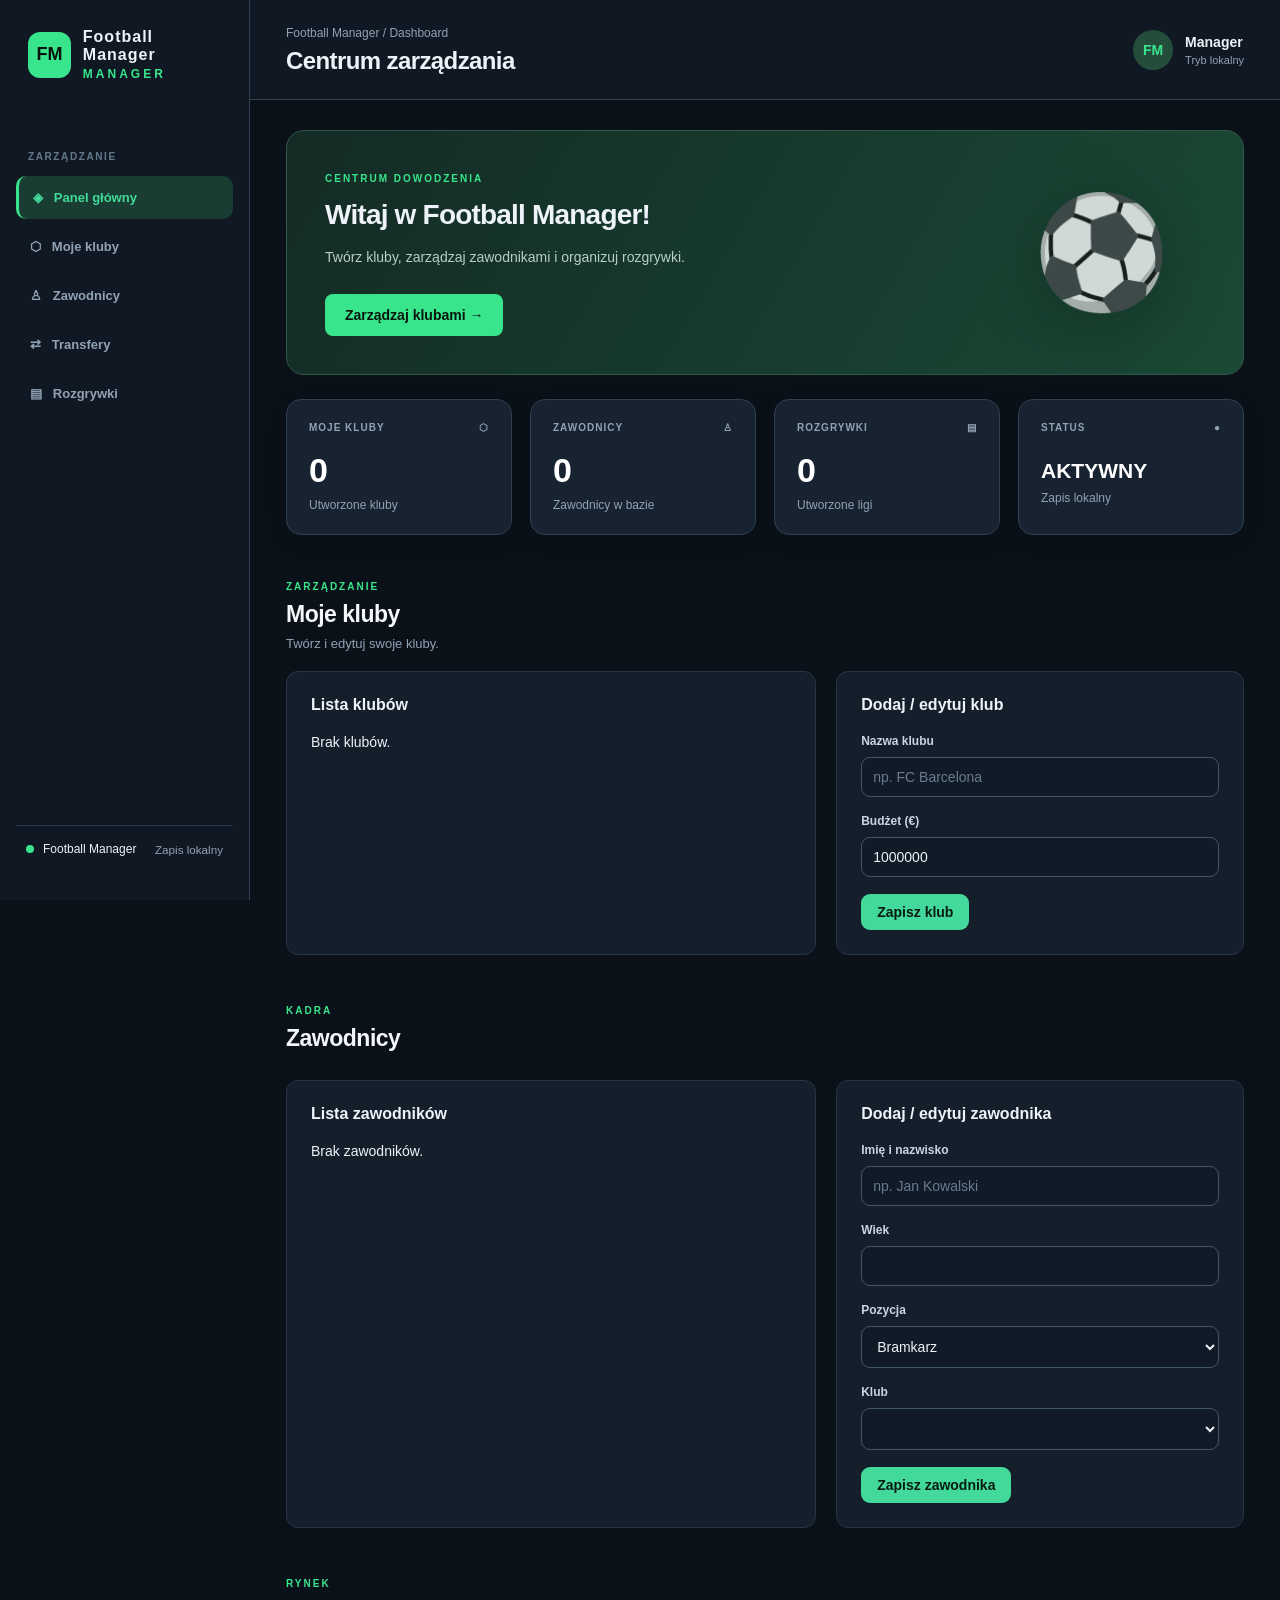
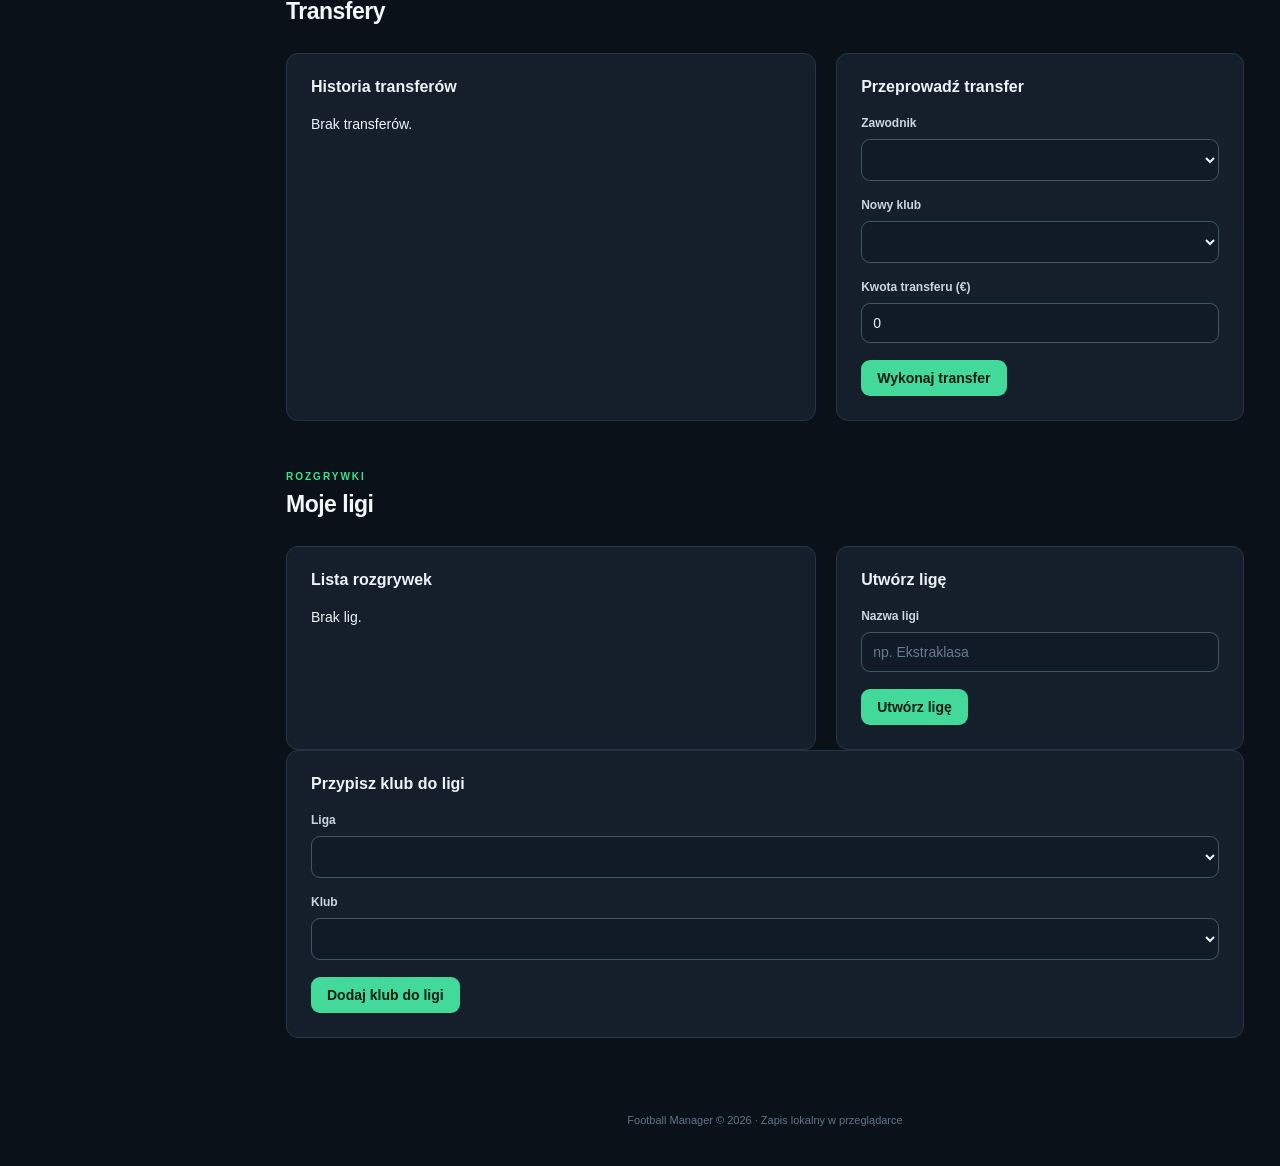
<file: index.html>
<!DOCTYPE html>
<html lang="pl">
<head>
<meta charset="UTF-8">
<meta name="viewport" content="width=device-width, initial-scale=1.0">
<title>Football Manager</title>
<link rel="stylesheet" href="static/style.css">
<script src="static/app.js" defer></script>
</head>

<body class="dashboard-page">
<div class="app-layout">

<aside class="sidebar">
<div class="brand">
<div class="brand-icon">FM</div>
<div>
<strong>Football Manager</strong>
<span>MANAGER</span>
</div>
</div>

<div class="menu-label">ZARZĄDZANIE</div>
<nav class="sidebar-nav">
<a class="active" href="#overview">◈ &nbsp; Panel główny</a>
<a href="#clubs">⬡ &nbsp; Moje kluby</a>
<a href="#players">♙ &nbsp; Zawodnicy</a>
<a href="#transfers">⇄ &nbsp; Transfery</a>
<a href="#leagues">▤ &nbsp; Rozgrywki</a>
</nav>

<div class="sidebar-bottom">
<div class="online-dot"></div>
<span>Football Manager</span>
<small>Zapis lokalny</small>
</div>
</aside>

<div class="main-area">
<header class="topbar">
<div>
<span class="breadcrumb">Football Manager / Dashboard</span>
<h1>Centrum zarządzania</h1>
</div>
<div class="user-area">
<div class="user-avatar">FM</div>
<div class="user-details">
<strong>Manager</strong>
<span>Tryb lokalny</span>
</div>
</div>
</header>

<main class="content">

<section class="welcome-banner" id="overview">
<div>
<span class="eyebrow">CENTRUM DOWODZENIA</span>
<h2>Witaj w Football Manager!</h2>
<p>Twórz kluby, zarządzaj zawodnikami i organizuj rozgrywki.</p>
<a class="primary-link" href="#clubs">Zarządzaj klubami →</a>
</div>
<div class="banner-art">⚽</div>
</section>

<section class="stats-grid">
<div class="stat-card">
<div class="stat-top"><span>MOJE KLUBY</span><span>⬡</span></div>
<div class="stat-value" id="clubs-count">0</div>
<div class="stat-footer">Utworzone kluby</div>
</div>

<div class="stat-card">
<div class="stat-top"><span>ZAWODNICY</span><span>♙</span></div>
<div class="stat-value" id="players-count">0</div>
<div class="stat-footer">Zawodnicy w bazie</div>
</div>

<div class="stat-card">
<div class="stat-top"><span>ROZGRYWKI</span><span>▤</span></div>
<div class="stat-value" id="leagues-count">0</div>
<div class="stat-footer">Utworzone ligi</div>
</div>

<div class="stat-card">
<div class="stat-top"><span>STATUS</span><span>●</span></div>
<div class="stat-value status-value">AKTYWNY</div>
<div class="stat-footer">Zapis lokalny</div>
</div>
</section>

<section class="section-block" id="clubs">
<div class="section-heading">
<div>
<span class="section-tag">ZARZĄDZANIE</span>
<h2>Moje kluby</h2>
<p>Twórz i edytuj swoje kluby.</p>
</div>
</div>

<div class="two-columns">
<div class="content-card">
<h3>Lista klubów</h3>
<div id="clubs-list"></div>
</div>

<div class="content-card">
<h3>Dodaj / edytuj klub</h3>
<form id="club-form">
<input type="hidden" id="club-edit-id">
<label for="club-name">Nazwa klubu</label>
<input id="club-name" required maxlength="80" placeholder="np. FC Barcelona">
<label for="club-budget">Budżet (€)</label>
<input id="club-budget" type="number" min="0" step="1" required value="1000000">
<button class="primary-button" type="submit">Zapisz klub</button>
<button type="button" id="club-cancel" hidden>Anuluj edycję</button>
</form>
</div>
</div>
</section>

<section class="section-block" id="players">
<div class="section-heading">
<div>
<span class="section-tag">KADRA</span>
<h2>Zawodnicy</h2>
</div>
</div>

<div class="two-columns">
<div class="content-card">
<h3>Lista zawodników</h3>
<div id="players-list"></div>
</div>

<div class="content-card">
<h3>Dodaj / edytuj zawodnika</h3>
<form id="player-form">
<input type="hidden" id="player-edit-id">
<label for="player-name">Imię i nazwisko</label>
<input id="player-name" required maxlength="80" placeholder="np. Jan Kowalski">
<label for="player-age">Wiek</label>
<input id="player-age" type="number" min="15" max="50" required>
<label for="player-position">Pozycja</label>
<select id="player-position" required>
<option>Bramkarz</option>
<option>Obrońca</option>
<option>Pomocnik</option>
<option>Napastnik</option>
</select>
<label for="player-club">Klub</label>
<select id="player-club" required></select>
<button class="primary-button" type="submit">Zapisz zawodnika</button>
<button type="button" id="player-cancel" hidden>Anuluj edycję</button>
</form>
</div>
</div>
</section>

<section class="section-block" id="transfers">
<div class="section-heading">
<div>
<span class="section-tag">RYNEK</span>
<h2>Transfery</h2>
</div>
</div>

<div class="two-columns">
<div class="content-card">
<h3>Historia transferów</h3>
<div id="transfers-list"></div>
</div>

<div class="content-card">
<h3>Przeprowadź transfer</h3>
<form id="transfer-form">
<label for="transfer-player">Zawodnik</label>
<select id="transfer-player" required></select>
<label for="transfer-club">Nowy klub</label>
<select id="transfer-club" required></select>
<label for="transfer-fee">Kwota transferu (€)</label>
<input id="transfer-fee" type="number" min="0" step="1" required value="0">
<button class="primary-button" type="submit">Wykonaj transfer</button>
</form>
</div>
</div>
</section>

<section class="section-block" id="leagues">
<div class="section-heading">
<div>
<span class="section-tag">ROZGRYWKI</span>
<h2>Moje ligi</h2>
</div>
</div>

<div class="two-columns">
<div class="content-card">
<h3>Lista rozgrywek</h3>
<div id="leagues-list"></div>
</div>

<div class="content-card">
<h3>Utwórz ligę</h3>
<form id="league-form">
<label for="league-name">Nazwa ligi</label>
<input id="league-name" required maxlength="80" placeholder="np. Ekstraklasa">
<button class="primary-button" type="submit">Utwórz ligę</button>
</form>
</div>
</div>

<div class="content-card">
<h3>Przypisz klub do ligi</h3>
<form id="league-club-form">
<label for="league-select">Liga</label>
<select id="league-select" required></select>
<label for="league-club">Klub</label>
<select id="league-club" required></select>
<button class="primary-button" type="submit">Dodaj klub do ligi</button>
</form>
</div>
</section>

<footer class="footer">
Football Manager © 2026 · Zapis lokalny w przeglądarce
</footer>

</main>
</div>
</div>
</body>
</html>
</file>
<file: static/style.css>
/* Football Manager */
@import url("https://fonts.googleapis.com/css2?family=Inter:wght@400;500;600;700;800&display=swap");
:root {
    --background: #0b1018; --sidebar: #101823; --card: #151f2b; --card-hover: #1b2937;
    --border: #263545; --green: #39e58c; --green-dark: #1f9e60; --text: #f1f5f9;
    --muted: #91a2b4;
}
* { margin: 0; padding: 0; box-sizing: border-box; }
html { scroll-behavior: smooth; }
body {
    background: var(--background); color: var(--text); font-family: "Inter", Arial, sans-serif; font-size: 14px;
}
a { color: inherit; text-decoration: none; }
button, input, select { font: inherit; }
.app-layout { display: flex; min-height: 100vh; }
.sidebar {
    width: 250px; min-width: 250px; background: var(--sidebar); border-right: 1px solid var(--border);
    padding: 28px 16px; display: flex; flex-direction: column; position: sticky;
    top: 0; height: 100vh;
}
.brand {
    display: flex; align-items: center; gap: 12px; padding: 0 12px;
    margin-bottom: 48px;
}
.brand-icon {
    width: 46px; height: 46px; background: var(--green); color: #07130d;
    border-radius: 12px; display: grid; place-items: center; font-size: 18px;
    font-weight: 800;
}
.brand strong { display: block; font-size: 16px; letter-spacing: 1px; }
.brand span {
    display: block; color: var(--green); font-size: 12px; font-weight: 700;
    letter-spacing: 3px; margin-top: 3px;
}
.menu-label {
    color: #64788b; font-size: 10px; font-weight: 800; letter-spacing: 1.6px;
    margin: 0 12px 14px;
}
.sidebar-nav {
    display: flex; flex-direction: column; gap: 6px; margin-bottom: 36px;
}
.sidebar-nav a,
.disabled-link {
    display: flex; align-items: center; padding: 14px; border-radius: 9px;
    color: var(--muted); font-size: 13px; font-weight: 600;
}
.sidebar-nav a:hover { background: var(--card-hover); color: white; }
.sidebar-nav a.active { background: rgba(57, 229, 140, 0.12); color: var(--green); border-left: 3px solid var(--green); }
.disabled-link { opacity: 0.55; cursor: default; justify-content: space-between; }
.disabled-link small { font-size: 9px; }
.sidebar-bottom {
    margin-top: auto; padding: 16px 10px; border-top: 1px solid var(--border); display: flex;
    align-items: center; gap: 9px; flex-wrap: wrap;
}
.online-dot {
    width: 8px; height: 8px; background: var(--green); border-radius: 50%;
}
.sidebar-bottom span { font-size: 12px; }
.sidebar-bottom small { color: var(--muted); margin-left: auto; }
.main-area { flex: 1; min-width: 0; }
.topbar {
    min-height: 100px; padding: 22px 36px; border-bottom: 1px solid var(--border); display: flex;
    justify-content: space-between; align-items: center; gap: 20px; background: #0e1520;
}
.breadcrumb { color: var(--muted); font-size: 12px; }
.topbar h1 { font-size: 24px; margin-top: 7px; letter-spacing: -0.6px; }
.user-area { display: flex; align-items: center; gap: 12px; }
.user-avatar {
    width: 40px; height: 40px; border-radius: 50%; background: #254d3c;
    color: var(--green); display: grid; place-items: center; font-weight: 800;
}
.user-details strong,
.user-details span { display: block; }
.user-details span { color: var(--muted); font-size: 11px; margin-top: 4px; }
.logout-btn {
    padding: 10px 14px; border: 1px solid var(--border); border-radius: 8px; color: var(--muted);
    margin-left: 12px;
}
.logout-btn:hover { color: white; border-color: var(--green); }
.content { padding: 30px 36px; max-width: 1600px; margin: auto; }
.welcome-banner {
    background: radial-gradient(circle at 85% 50%, rgba(57,229,140,.18), transparent 35%),
        linear-gradient(115deg, #173a2c, #12241f 55%, #102019); border: 1px solid #285e45; border-radius: 16px; padding: 38px;
    display: flex; justify-content: space-between; align-items: center; overflow: hidden;
    margin-bottom: 24px;
}
.eyebrow,
.section-tag {
    color: var(--green); font-size: 10px; letter-spacing: 2px; font-weight: 800;
}
.welcome-banner h2 { font-size: 28px; margin: 14px 0; letter-spacing: -0.8px; }
.welcome-banner p { color: #b9cfc3; max-width: 520px; line-height: 1.8; }
.primary-link {
    display: inline-block; background: var(--green); color: #07170e; padding: 13px 20px;
    border-radius: 8px; font-weight: 800; margin-top: 24px;
}
.primary-link:hover,
.primary-button:hover { background: #72f4ad; }
.banner-art {
    font-size: 110px; opacity: 0.8; padding: 0 35px; filter: drop-shadow(0 15px 35px rgba(0,0,0,.3));
}
.stats-grid {
    display: grid; grid-template-columns: repeat(4, 1fr); gap: 18px; margin-bottom: 42px;
}
.stat-card,
.content-card { background: var(--card); border: 1px solid var(--border); border-radius: 12px; }
.stat-card { padding: 22px; }
.stat-top {
    display: flex; align-items: center; justify-content: space-between; color: var(--muted);
    font-size: 10px; letter-spacing: 1px; font-weight: 700;
}
.stat-icon { color: var(--green); font-size: 22px; }
.stat-value { font-size: 34px; font-weight: 800; margin: 18px 0 8px; }
.status-value { color: var(--green); font-size: 21px; margin-top: 26px; }
.stat-footer { color: var(--muted); font-size: 12px; }
.section-block { margin-bottom: 46px; scroll-margin-top: 24px; }
.section-heading {
    display: flex; justify-content: space-between; align-items: center; margin-bottom: 20px;
}
.section-heading h2 { font-size: 23px; margin: 8px 0; }
.section-heading p { color: var(--muted); font-size: 13px; }
.count-badge {
    background: #1c342a; border: 1px solid #315d45; color: var(--green); padding: 9px 13px;
    border-radius: 30px; font-size: 11px; font-weight: 700;
}
.two-columns { display: grid; grid-template-columns: 1.3fr 1fr; gap: 20px; }
.content-card { padding: 24px; min-width: 0; }
.content-card h3 { font-size: 16px; margin-bottom: 20px; }
.card-description { color: var(--muted); margin-bottom: 22px; line-height: 1.7; }
.club-row,
.league-row {
    display: flex; align-items: center; gap: 14px; padding: 16px 0;
    border-bottom: 1px solid var(--border);
}
.club-row:last-child,
.league-row:last-child { border-bottom: none; }
.club-logo,
.league-icon {
    width: 44px; height: 44px; flex-shrink: 0; background: #263e35;
    border: 1px solid #3a6750; color: var(--green); border-radius: 10px; display: grid;
    place-items: center; font-size: 20px; font-weight: 800;
}
.club-info { flex: 1; min-width: 0; }
.club-info strong,
.club-info span,
.club-budget strong,
.club-budget span,
.league-row strong,
.league-row span { display: block; }
.club-info span,
.club-budget span,
.league-row span { color: var(--muted); font-size: 11px; margin-top: 6px; }
.club-budget { text-align: right; }
.club-budget strong { color: var(--green); font-size: 13px; }
.empty-state { text-align: center; padding: 35px 15px; color: var(--muted); }
.empty-state div { font-size: 38px; margin-bottom: 15px; }
.empty-state strong { display: block; color: white; margin-bottom: 8px; }
label {
    display: block; font-size: 12px; color: #cbd5e1; font-weight: 600;
    margin-bottom: 9px;
}
input,
select {
    width: 100%; background: #0e1721; border: 1px solid #314354; color: white;
    border-radius: 8px; padding: 13px 14px; margin-bottom: 17px; outline: none;
}
input:focus,
select:focus { border-color: var(--green); box-shadow: 0 0 0 3px rgba(57,229,140,.1); }
input::placeholder { color: #687c90; }
.primary-button {
    background: var(--green); color: #07170e; border: none; border-radius: 8px;
    padding: 13px 20px; font-weight: 800; cursor: pointer;
}
.form-card { margin-top: 20px; }
.form-grid { display: grid; grid-template-columns: repeat(2, 1fr); gap: 0 20px; }
.text-link { color: var(--green); }
.table-scroll { overflow-x: auto; }
.players-table { width: 100%; border-collapse: collapse; text-align: left; }
.players-table th {
    background: #101a25; color: #8297a9; font-size: 10px; letter-spacing: 1px;
    padding: 16px; white-space: nowrap;
}
.players-table td {
    border-bottom: 1px solid var(--border); padding: 15px 16px; color: #d6e1ea; font-size: 12px;
}
.players-table tbody tr:hover { background: #1b2937; }
.player-cell {
    display: flex; align-items: center; gap: 12px; min-width: 150px;
}
.player-avatar {
    width: 36px; height: 36px; flex-shrink: 0; background: #2a3e51;
    border-radius: 9px; display: grid; place-items: center; font-weight: 800;
    color: #b8d8ed;
}
.position-badge {
    background: #26374c; color: #a9d2fa; padding: 6px 10px; border-radius: 5px;
    font-weight: 800;
}
.rating-badge {
    background: #214b36; color: var(--green); padding: 7px 10px; border-radius: 6px;
    font-weight: 800;
}
.delete-button {
    background: rgba(239,68,68,.12); color: #ff8585; border: 1px solid rgba(239,68,68,.25); padding: 8px 12px;
    border-radius: 6px; cursor: pointer;
}
.delete-button:hover { background: rgba(239,68,68,.25); }
.table-empty { text-align: center; color: var(--muted) !important; padding: 30px !important; }
.league-row > div:nth-child(2) { flex: 1; }
.league-status { color: var(--green) !important; font-size: 11px; }
.footer {
    color: #607487; text-align: center; padding: 30px 0 10px; font-size: 11px;
}
.login-box {
    background: var(--card); border: 1px solid var(--border); width: 90%; max-width: 420px;
    margin: 90px auto; padding: 36px; border-radius: 16px; text-align: center;
}
.login-box h1 { color: var(--green); font-size: 25px; margin-bottom: 20px; }
.login-box h2 { margin-bottom: 28px; }
.login-box button {
    width: 100%; padding: 14px; background: var(--green); border: none;
    border-radius: 8px; color: #07170e; font-weight: 800; cursor: pointer;
}
.login-box p { color: var(--muted); margin-top: 20px; }
.login-box a { color: var(--green); }
.message { color: #ffd166 !important; margin-bottom: 15px; }
.form-feedback {
    background: #1c4431; border: 1px solid #285e45; color: var(--green);
    padding: 12px 16px; border-radius: 8px; margin-bottom: 20px;
}
.form-feedback:empty { display: none; }
.form-feedback.is-error {
    background: rgba(239,68,68,.12); border-color: rgba(239,68,68,.4); color: #ff8585;
}
button:disabled { opacity: .65; cursor: wait; }
@media (max-width: 1100px) {
    .stats-grid { grid-template-columns: repeat(2, 1fr); }
    .two-columns { grid-template-columns: 1fr; }
}
@media (max-width: 800px) {
    .app-layout { display: block; }
    .sidebar {
        position: relative; width: 100%; height: auto; min-width: 0;
        padding: 18px;
    }
    .brand { margin-bottom: 20px; }
    .sidebar-nav { flex-direction: row; flex-wrap: wrap; margin-bottom: 15px; }
    .sidebar-bottom,
    .disabled-link { display: none; }
    .topbar { padding: 20px; }
    .content { padding: 20px; }
    .banner-art { display: none; }
}
@media (max-width: 550px) {
    .stats-grid,
    .form-grid { grid-template-columns: 1fr; }
    .topbar { flex-direction: column; align-items: flex-start; }
    .welcome-banner { padding: 25px; }
    .welcome-banner h2 { font-size: 23px; }
    .section-heading { align-items: flex-start; gap: 10px; }
    .count-badge { white-space: nowrap; }
}
.admin-page { background: #0b1018; color: #f1f5f9; }
.admin-layout { display: flex; min-height: 100vh; }
.admin-sidebar {
    width: 255px; min-width: 255px; background: #101823; border-right: 1px solid #263545;
    padding: 30px 18px; display: flex; flex-direction: column; position: sticky;
    top: 0; height: 100vh;
}
.admin-logo {
    display: flex; align-items: center; gap: 12px; margin-bottom: 50px;
}
.admin-logo-icon {
    background: #39e58c; color: #08140e; width: 46px; height: 46px;
    border-radius: 12px; display: grid; place-items: center; font-weight: 800;
    font-size: 18px;
}
.admin-logo strong { display: block; font-size: 15px; letter-spacing: 1px; }
.admin-logo span {
    display: block; color: #39e58c; font-size: 10px; letter-spacing: 2px;
    margin-top: 5px;
}
.admin-menu-title {
    color: #64788b; font-size: 10px; letter-spacing: 2px; font-weight: 800;
    margin-bottom: 15px;
}
.admin-navigation { display: flex; flex-direction: column; gap: 7px; }
.admin-navigation a {
    padding: 15px; border-radius: 9px; color: #91a2b4; font-size: 13px;
    font-weight: 600; transition: 0.2s;
}
.admin-navigation a:hover { background: #1c342a; color: #39e58c; }
.admin-sidebar-bottom {
    margin-top: auto; border-top: 1px solid #263545; padding-top: 20px; display: flex;
    flex-direction: column; gap: 18px;
}
.admin-sidebar-bottom a { color: #91a2b4; font-size: 13px; }
.admin-sidebar-bottom a:hover { color: #39e58c; }
.admin-main { flex: 1; min-width: 0; }
.admin-topbar {
    background: #0e1520; border-bottom: 1px solid #263545; padding: 28px 38px; display: flex;
    justify-content: space-between; align-items: center; gap: 20px;
}
.admin-topbar span { color: #91a2b4; font-size: 11px; letter-spacing: 1px; }
.admin-topbar h1 { font-size: 25px; margin-top: 9px; }
.admin-account { display: flex; align-items: center; gap: 12px; }
.admin-account strong { font-size: 13px; }
.admin-role {
    background: #1c4431; color: #39e58c !important; padding: 7px 11px; border-radius: 6px;
    font-size: 10px !important; font-weight: 800;
}
.admin-content { max-width: 1450px; margin: auto; padding: 35px 38px; }
.admin-welcome {
    background: linear-gradient(115deg, #173a2c, #11241d); border: 1px solid #285e45; border-radius: 15px; padding: 35px;
    margin-bottom: 25px;
}
.admin-welcome span {
    color: #39e58c; font-size: 10px; letter-spacing: 2px; font-weight: 800;
}
.admin-welcome h2 { font-size: 27px; margin: 13px 0; }
.admin-welcome p { color: #b9cfc3; line-height: 1.8; }
.admin-stats {
    display: grid; grid-template-columns: repeat(3, 1fr); gap: 20px; margin-bottom: 35px;
}
.admin-stat {
    background: #151f2b; border: 1px solid #263545; border-radius: 12px; padding: 25px;
}
.admin-stat span {
    color: #91a2b4; font-size: 11px; font-weight: 700; letter-spacing: 1px;
}
.admin-stat strong { display: block; font-size: 36px; margin: 18px 0 8px; }
.admin-stat small { color: #91a2b4; }
.admin-card {
    background: #151f2b; border: 1px solid #263545; border-radius: 12px; padding: 28px;
    margin-bottom: 25px; scroll-margin-top: 25px;
}
.admin-section-heading { margin-bottom: 25px; }
.admin-section-heading span {
    color: #39e58c; font-size: 10px; letter-spacing: 1.5px; font-weight: 800;
}
.admin-section-heading h2 { font-size: 21px; margin: 10px 0; }
.admin-section-heading p { color: #91a2b4; font-size: 13px; }
.admin-edit-row {
    display: grid; grid-template-columns: 2fr 1fr auto; align-items: end; gap: 18px;
    padding: 20px 0; border-bottom: 1px solid #263545;
}
.admin-edit-row:last-child { border-bottom: none; }
.admin-edit-row input { margin-bottom: 0; }
.admin-edit-row small { display: block; color: #91a2b4; margin-top: 8px; }
.admin-edit-row button { min-height: 44px; }
.admin-alert {
    background: #1c4431; border: 1px solid #285e45; color: #39e58c; padding: 15px 20px;
    border-radius: 9px; margin-bottom: 25px;
}
.admin-empty { color: #91a2b4; padding: 25px 0; }
@media (max-width: 850px) {
    .admin-layout { display: block; }
    .admin-sidebar {
        width: 100%; height: auto; position: relative; min-width: 0;
    }
    .admin-logo { margin-bottom: 20px; }
    .admin-sidebar-bottom { margin-top: 20px; }
    .admin-content { padding: 20px; }
    .admin-topbar { padding: 22px; }
}
@media (max-width: 600px) {
    .admin-stats,
    .admin-edit-row { grid-template-columns: 1fr; }
    .admin-topbar { flex-direction: column; align-items: flex-start; }
}


/* FOOTBALL MANAGER 3.0 - NOWY WYGLAD */

:root {
    --fm-bg: #0b1119;
    --fm-card: #172330;
    --fm-border: #304050;
    --fm-green: #43d99a;
    --fm-text: #edf3f8;
    --fm-muted: #a0b0c0;
}

html {
    scroll-behavior: smooth;
}

body {
    background: var(--fm-bg);
    color: var(--fm-text);
    font-family: "Segoe UI", Arial, sans-serif;
}

.sidebar {
    background: #101923;
    border-right: 1px solid var(--fm-border);
}

.brand {
    padding-bottom: 22px;
}

.sidebar-nav a {
    border-radius: 10px;
    transition: background 0.2s, color 0.2s;
}

.sidebar-nav a:hover {
    background: #203b34;
    color: var(--fm-green);
}

.sidebar-nav a.active {
    background: #193d32;
    color: var(--fm-green);
}

.topbar {
    background: #101923;
    border-bottom: 1px solid var(--fm-border);
}

.welcome-banner {
    background: linear-gradient(120deg, #142b25, #1a4935);
    border: 1px solid #315747;
    border-radius: 18px;
}

.stat-card,
.fm-panel {
    background: var(--fm-card);
    border: 1px solid var(--fm-border);
    border-radius: 15px;
    box-shadow: 0 6px 24px rgba(0,0,0,0.12);
    transition: border-color 0.2s, transform 0.2s;
}

.stat-card:hover,
.fm-panel:hover {
    border-color: #426052;
}

.stat-card:hover {
    transform: translateY(-3px);
}

.stat-value {
    color: #ffffff;
    font-weight: 800;
}

.section-heading h2 {
    color: #f4f7fa;
    letter-spacing: -0.5px;
}

.fm-btn,
button[type="submit"] {
    background: var(--fm-green);
    color: #071c13;
    border: none;
    border-radius: 9px;
    padding: 10px 16px;
    font-weight: 700;
    cursor: pointer;
    transition: background 0.2s, transform 0.2s;
}

.fm-btn:hover,
button[type="submit"]:hover {
    background: #74e8b6;
    transform: translateY(-1px);
}

button:disabled {
    opacity: 0.5;
    cursor: not-allowed;
    transform: none !important;
}

input,
select,
textarea {
    background: #101b27;
    color: #eef4f9;
    border: 1px solid #405768;
    border-radius: 9px;
    padding: 11px;
    max-width: 100%;
}

input:focus,
select:focus,
textarea:focus {
    outline: 2px solid var(--fm-green);
    outline-offset: 1px;
}

.fm-table {
    width: 100%;
    border-collapse: collapse;
}

.fm-table th {
    background: #1e3040;
    color: #b8c9d8;
    font-size: 12px;
    text-transform: uppercase;
    letter-spacing: 0.5px;
}

.fm-table td,
.fm-table th {
    padding: 13px;
    border-bottom: 1px solid #304050;
}

.fm-table tbody tr:hover {
    background: #203342;
}

.fm-player {
    padding: 17px 0;
}

.fm-player summary {
    cursor: pointer;
    font-weight: 700;
}

.fm-player summary:hover {
    color: var(--fm-green);
}

details[open] {
    padding-bottom: 12px;
}

.fm-alert {
    background: #1b4335;
    border: 1px solid #458468;
    color: #d9ffea;
    border-radius: 10px;
}

:focus-visible {
    outline: 2px solid #7ce6b6;
    outline-offset: 3px;
}

@media (max-width: 768px) {
    .fm-grid {
        grid-template-columns: 1fr;
    }

    .fm-panel {
        padding: 16px;
    }

    .fm-stats {
        grid-template-columns: repeat(2, 1fr);
    }

    .fm-table {
        font-size: 13px;
    }

    .fm-table th,
    .fm-table td {
        padding: 9px;
    }
}

@media (prefers-reduced-motion: reduce) {
    *,
    *::before,
    *::after {
        transition: none !important;
        animation: none !important;
        scroll-behavior: auto !important;
    }
}
</file>
